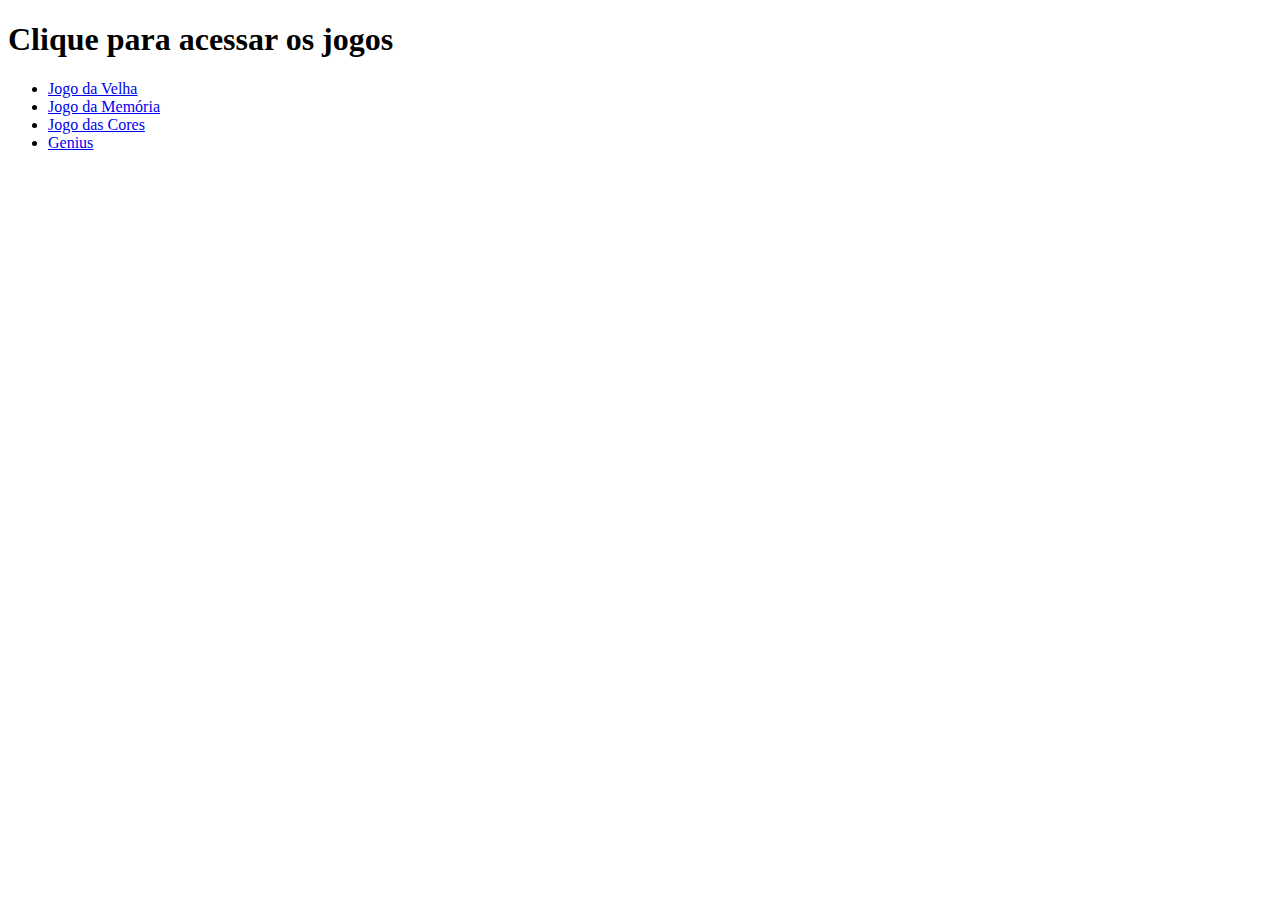
<file: index.html>
<!DOCTYPE html>
<html lang="pt-br">
<head>
    <meta charset="UTF-8">
    <meta name="viewport" content="width=device-width, initial-scale=1.0">
    <meta http-equiv="X-UA-Compatible" content="ie=edge">
    <title>Jogos</title>
</head>
<body>
    <h1>Clique para acessar os jogos</h1>
    <ul>
        <li> <a href="velha/index.html">Jogo da Velha</a></li>
        <li><a href="memoria/index.html">Jogo da Memória</a></li>
        <li><a href="cores/index.html">Jogo das Cores</a></li>
        <li><a href="genius/index.html">Genius</a></li>
    </ul>
</body>
</html>
</file>
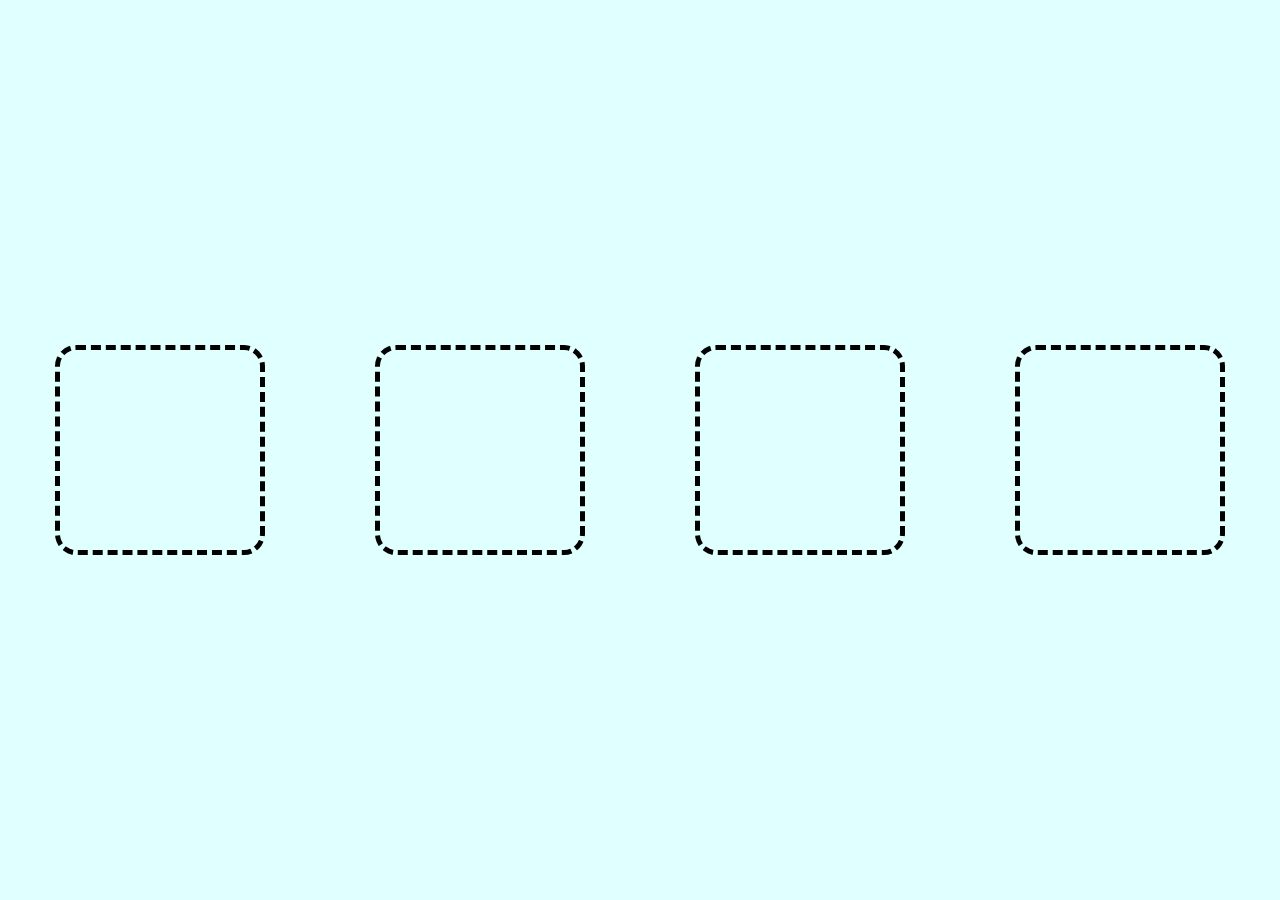
<file: cores/index.html>
<!DOCTYPE html>
<html lang="en">
<head>
    <meta charset="UTF-8">
    <meta name="viewport" content="width=device-width, initial-scale=1.0">
    <meta http-equiv="X-UA-Compatible" content="ie=edge">
    <link rel="stylesheet" href="style.css">
    <script defer src="script.js"></script>
    <title>Jogo das Cores</title>
</head>
<body>
    <h1 class="escondido"> FIM DE JOGO !</h1>
    <div class="quadradinho"></div>
    <div class="quadradinho"></div>
    <div class="quadradinho"></div>
    <div class="quadradinho"></div>
</body>
</html>
</file>
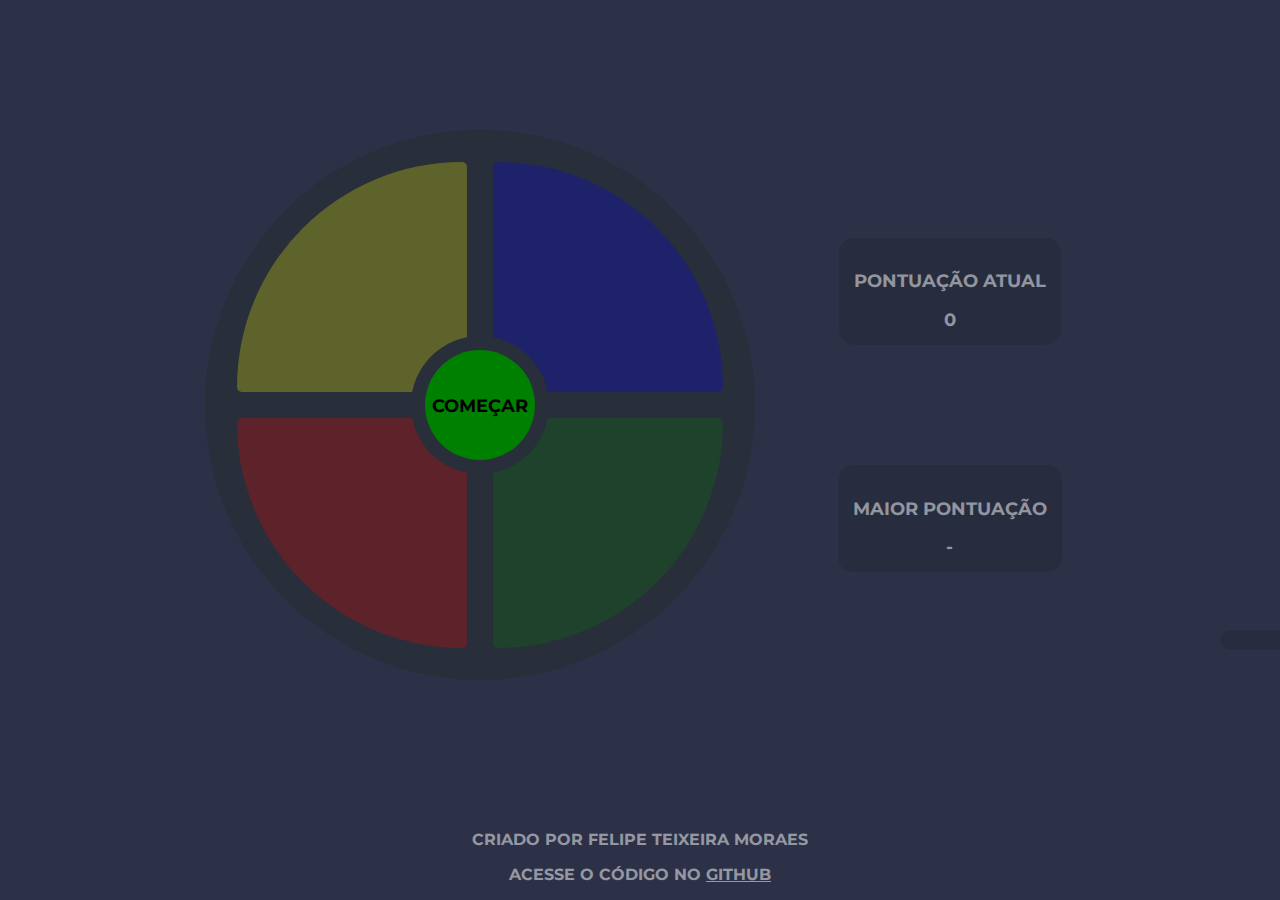
<file: genius/index.html>
<!DOCTYPE html>
<html lang="en">
<head>
    <meta charset="UTF-8">
    <meta name="viewport" content="width=device-width, initial-scale=1.0">
    <meta http-equiv="X-UA-Compatible" content="ie=edge">
    <title>Genius</title>
    <link href="https://fonts.googleapis.com/css?family=Montserrat" rel="stylesheet">
    <link rel="stylesheet" href="https://use.fontawesome.com/releases/v5.6.3/css/all.css"
          integrity="sha384-UHRtZLI+pbxtHCWp1t77Bi1L4ZtiqrqD80Kn4Z8NTSRyMA2Fd33n5dQ8lWUE00s/" crossorigin="anonymous">
    <link rel="stylesheet" href="styles.css">
    <script defer src="index.js"></script>
</head>
<body>
<div class="container night-mode night-mode-transition">
    <main>
        <section class="game">
            <div class="clickable top-left round-corner" id="yellow"></div>
            <div class="clickable top-right round-corner" id="blue"></div>

            <div class="clickable bottom-left round-corner" id="red"></div>
            <div class="clickable bottom-right round-corner" id="green"></div>

            <div class="control-container perfect-center">
                <div class="control perfect-center">
                    <div class="background">

                    </div>
                    <p>
                        COMEÇAR
                    </p>
                </div>
            </div>
        </section>

        <section class="hud">
            <div>
                <p class="night-mode-transition">PONTUAÇÃO ATUAL</p>
                <p class="score night-mode-transition">0</p>
            </div>

            <div>
                <p class="night-mode-transition">MAIOR PONTUAÇÃO</p>
                <p class="high-score night-mode-transition">-</p>
            </div>
        </section>
    </main>

    <aside class="night-mode-button night-mode-transition">
        <i class="fas fa-moon"></i>
    </aside>

    <footer>
        <p class="night-mode-transition">CRIADO POR FELIPE TEIXEIRA MORAES</p>
        <p class="night-mode-transition">ACESSE O CÓDIGO NO <a class="night-mode-transition" href="https://github.com/felipetm6/genius-js" target="_blank">GITHUB</a></p>
    </footer>
</div>
</body>
</html>
</file>
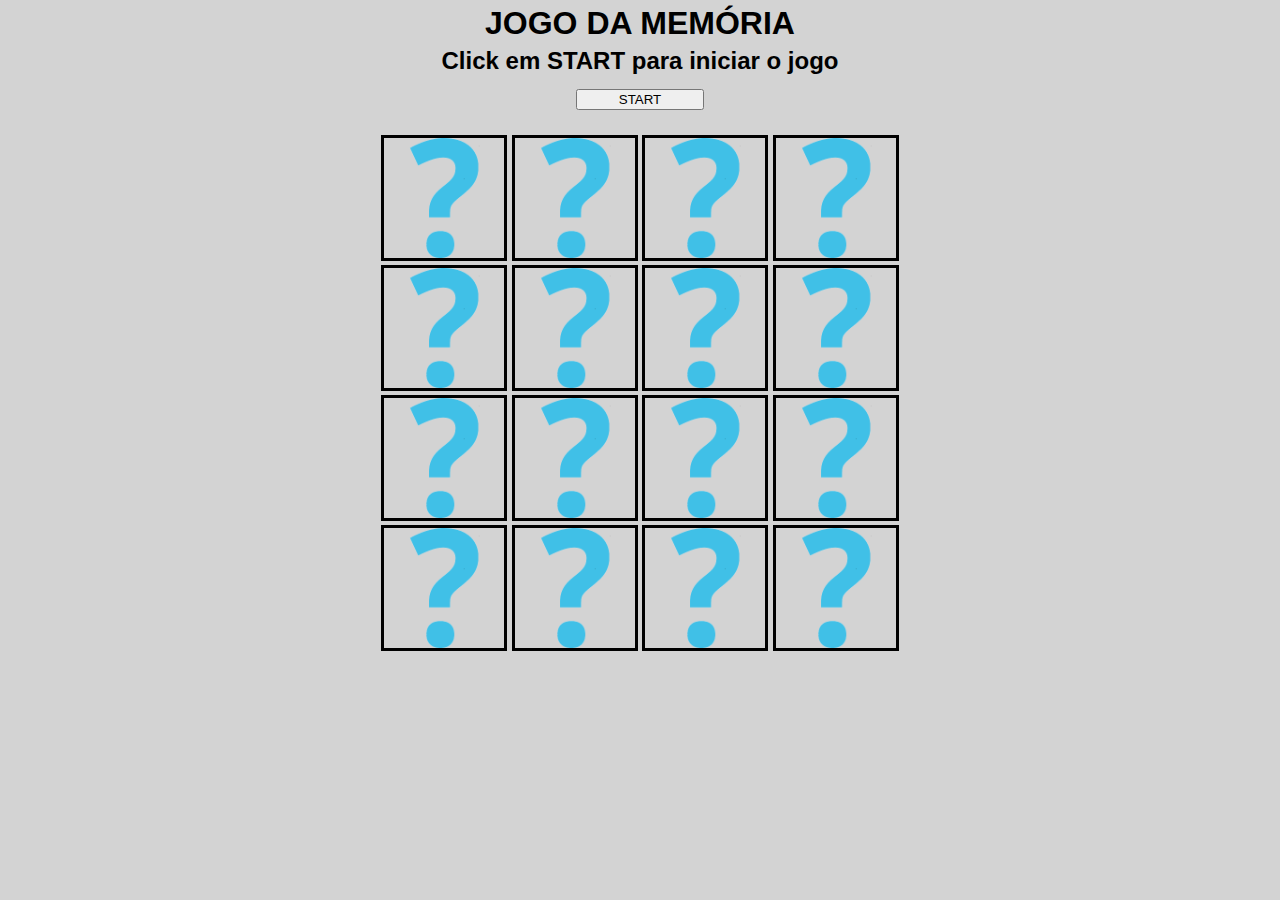
<file: memoria/index.html>
<!DOCTYPE html>
<html lang="en">
<head>
    <meta charset="UTF-8">
    <meta name="viewport" content="width=device-width, initial-scale=1.0">
    <meta http-equiv="X-UA-Compatible" content="ie=edge">
    <title>Document</title>
    <link rel="stylesheet" href="style.css">
    <script defer src="script.js"></script>
</head>
<body>
    <nav>
        <h1>JOGO DA MEMÓRIA</h1>
        <h2>Click em START para iniciar o jogo</h2>
        
    </nav>

    <div class="botao">
        <button>START</button>
    </div>
    
    <section> 
        <div id="container">
            <div class="div1">
                <img src="animais/fundo.jpg" alt="" name="0">
                <img src="animais/fundo.jpg" alt="" name="1">
                <img src="animais/fundo.jpg" alt="" name="2">
                <img src="animais/fundo.jpg" alt="" name="3">
            </div>
            
            <div class="div2">
                    <img src="animais/fundo.jpg" alt="" name="4">
                    <img src="animais/fundo.jpg" alt="" name="5">
                    <img src="animais/fundo.jpg" alt="" name="6">
                    <img src="animais/fundo.jpg" alt="" name="7">
            </div>
            
            <div class="div3">
                    <img src="animais/fundo.jpg" alt="" name="8">
                    <img src="animais/fundo.jpg" alt="" name="9">
                    <img src="animais/fundo.jpg" alt="" name="10">
                    <img src="animais/fundo.jpg" alt="" name="11">
            </div>
            
            <div class="div4">
                    <img src="animais/fundo.jpg" alt="" name="12">
                    <img src="animais/fundo.jpg" alt="" name="13">
                    <img src="animais/fundo.jpg" alt="" name="14">
                    <img src="animais/fundo.jpg" alt="" name="15">
            </div>
            
        </div>
    </section>
    
</body>
</html>
</file>
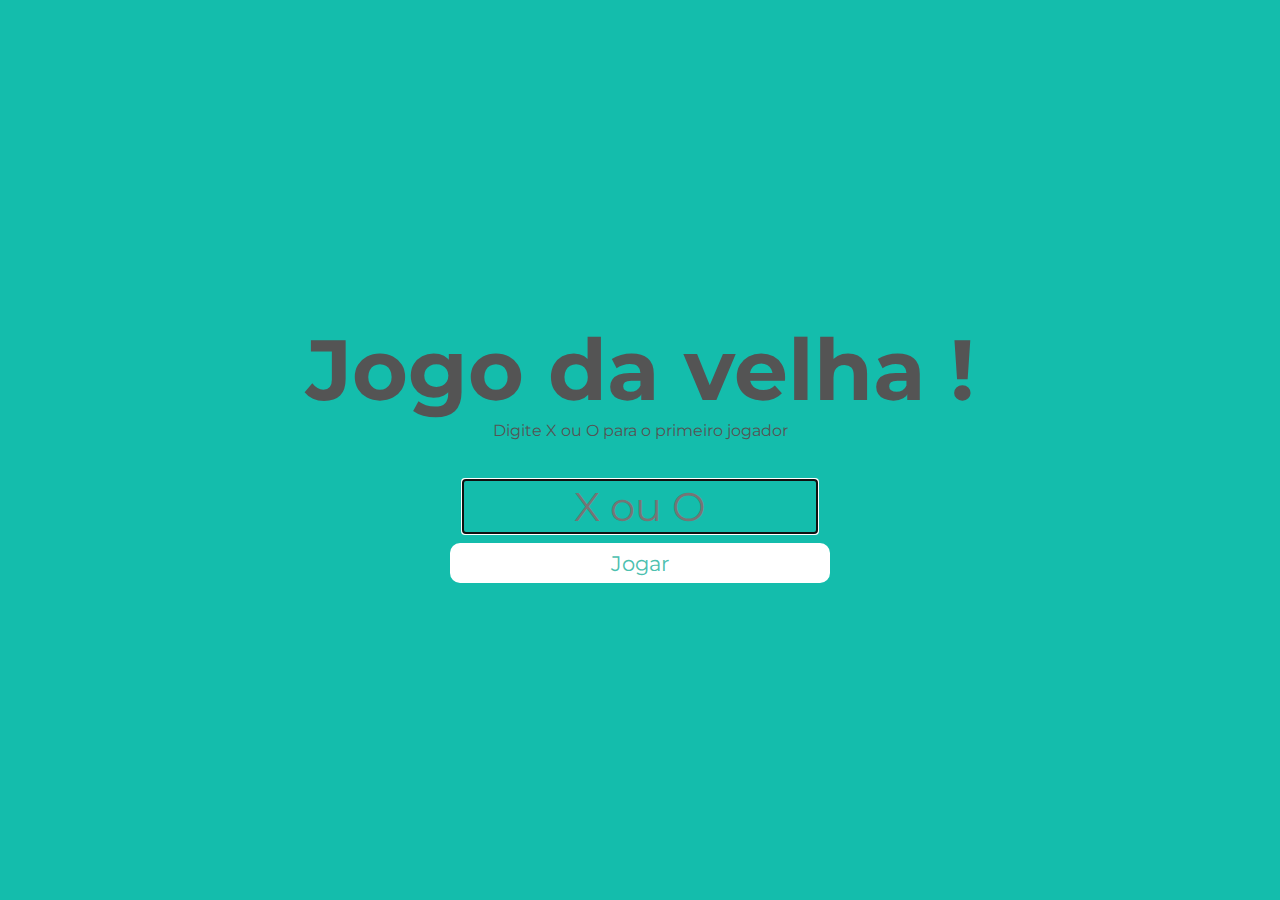
<file: velha/index.html>
<!DOCTYPE html>
<html lang="pt-br">
<head>
  <meta charset="UTF-8">
  <meta name="viewport" content="width=device-width, initial-scale=1.0">
  <meta http-equiv="X-UA-Compatible" content="ie=edge">
  <title>Tic-tac-toe</title>
  <script defer src="script.js"> </script>
  <link rel="stylesheet" href="style.css">
  <link rel="shortcut icon" href="img/tic-tac-toe.png" type="image/x-icon">
</head>
<body>
    <nav>
      <h3>Jogo da velha !</h3>
      <p>Digite X ou O para o primeiro jogador</p>
      <p id="textoMensagem"></p>
      <input type="text" placeholder="X ou O" required autofocus value="">
      <button id="acessButton">Jogar</button>
    </nav>
    
    <header>
        <aside>
          <p id="texto1"></p>
          <p id="texto2"></p>
          <p id="texto3"></p>
        </aside>

        <section>
          <div></div>
          <div></div>
          <div></div>
        </section>

        <section>
          <div></div>
          <div></div>
          <div></div>
        </section>
        
        <section>
          <div></div>
          <div></div>
          <div></div> 
        </section>
        
    </header>
    <footer id="gameResult">
        <p id="gamerWinner"></p>
        <p id="venceuText">VENCEU</p>
        <button id="gameAsk">Jogar novamente </button>
    </footer>
</body>
</html>
</file>
<file: cores/style.css>
body{
    margin:0;
    display: flex;
    height: 100vh;
    align-items: center;
    justify-content: space-around;
    background-color: lightcyan;
}

.quadradinho{
    height: 200px;
    width: 200px;
    border: 5px dashed black;
    border-radius: 10%;
}
h1{
    font-family: sans-serif;
    font-size: 80pt;
    color:red;
}
.escondido{
    display:none;
}
</file>
<file: genius/styles.css>
/* HTML Tags */

body {
    font-family: 'Montserrat', sans-serif;
    font-weight: bold;
    margin: 0;
}

main {
    -webkit-box-sizing: border-box;
    -moz-box-sizing: border-box;
    box-sizing: border-box;
    height: 100vh;
    padding: 10px;
    width: 100vw;
}

/* General */

.perfect-center {
    align-items: center;
    display: flex;
    flex-wrap: nowrap;
    flex-direction: column;
    justify-content: center;
}

.night-mode-transition {
    transition: 1s;
}

/* Container */
.container {
    height: 100vh;
    width: 100vw;
}

/* Game */

.game {
    align-items: center;
    background-color: #282e3a;
    -webkit-border-radius: 100%;
    -moz-border-radius: 100%;
    border-radius: 100%;
    display: flex;
    flex-wrap: wrap;
    height: 50vw;
    justify-content: space-around;
    margin: auto;
    padding: 1.5%;
    position: relative;
    width: 50vw;
}

.clickable {
    height: 45%;
    opacity: 0.25;
    transition: 0.75s;
    width: 45%;
}

.top-left.round-corner {
    border-radius: 100% 5px 5px;
}

.top-right.round-corner {
    border-radius: 5px 100% 5px 5px;
}

.bottom-left.round-corner {
    border-radius: 5px 5px 5px 100%;
}

.bottom-right.round-corner {
    border-radius: 5px 5px 100% 5px;
}

.control-container {
    height: 100%;
    pointer-events: none;
    position: absolute;
    width: 100%;
}

.control {
    background-color: #282e3a;
    border-radius: 100px;
    cursor: pointer;
    height: 25%;
    margin: 10px 0;
    position: relative;
    width: 25%;
}

.control .background {
    background-color: green;
    border-radius: 100px;
    -webkit-box-sizing: border-box;
    -moz-box-sizing: border-box;
    box-sizing: border-box;
    height: 80%;
    pointer-events: initial;
    position: absolute;
    width: 80%;
}

.control p {
    pointer-events: none;
    position: relative;
    text-align: center;
    z-index: 1;
}

.hover {
    opacity: 0.5;
}

.active {
    opacity: 1;
}

/* HUD */

.hud {
    display: flex;
    justify-content: center;
    margin: 30px auto;
    width: 50vw;
}

.hud div {
    background-color: rgba(0, 0, 0, 0.1);
    -webkit-border-radius: 15px;
    -moz-border-radius: 15px;
    border-radius: 15px;
    margin: 0 1vw;
    padding: 15px;
}

.score, .high-score {
    margin: 0 auto;
    text-align: center;
}

/* Night Mode */

.night-mode-button {
    border-radius: 25px 0 0 25px;
    cursor: pointer;
    font-size: 50px;
    padding: 10px 50px 10px 10px;
    position: absolute;
    right: 0;
    top: 70%;
}

/* Footer */

footer {
    bottom: 0;
    position: absolute;
}

footer p, footer a {
    text-align: center;
    width: 100vw;
}

/* Typography */

.control p, .hud div p {
    font-size: 0.55rem;
}

/* Night-Mode Coloring */

.container.night-mode {
    background-color: #2c3147;
}

.night-mode .night-mode-button {
    background-color: rgba(0, 0, 0, 0.1);
    color: rgba(255, 255, 255, 0.5);
}

.night-mode .hud div p,
.night-mode footer p,
.night-mode footer a {
    color: rgba(255, 255, 255, 0.5);
}

/* Day-Mode Coloring */

.container.day-mode {
    background-color: #b4d7fe;
}

.day-mode .night-mode-button {
    background-color: rgba(255, 255, 255, 0.1);
    color: rgba(255, 255, 255, 0.15);
}

.day-mode .hud div p,
.day-mode footer p,
.day-mode footer a {
    color: rgba(0, 0, 0, 0.5);
}

/* Coloring */

#red {
    background-color: red;
}

#yellow {
    background-color: yellow;
}

#green {
    background-color: green;
}

#blue {
    background-color: blue;
}

/* Media Queries */
@media (min-width: 768px) {
    .control p, .hud div p {
        font-size: 0.75rem;
    }
}

@media (min-width: 992px) {
    main {
        align-items: center;
        display: flex;
        height: 90vh;
        justify-content: center;
    }

    .game {
        height: 40vw;
        margin: 0 35px 0 0;
        width: 40vw;
    }

    .control p, .hud div p {
        font-size: 0.9rem;
    }

    .hud {
        align-items: center;
        flex-direction: column;
        margin: 0 0 0 35px;
        justify-content: space-around;
        width: 250px;
    }

    .hud div {
        margin: 60px 0;
    }
}

@media (min-width: 1200px) {
    .control p, .hud div p {
        font-size: 1.1rem;
    }
}
</file>
<file: memoria/style.css>
body{
    margin: 0;
    background-color: #d3d3d3;
    font-family: sans-serif;
}

section {
    display: flex;
    justify-content: center;
    align-items: center;
}

img {
    border: solid 3px black;
    width: 120px;
    height: 120px;
}

nav h1, h2 {
    text-align: center;
    margin: 5px;
}

button{
    margin: 14px 45% 25px; 
    display: flex;
    justify-content: center;
    align-items: center;
    /* margin-bottom: 25px; */
    width: 10%;

}

.certo{
    opacity: .7;
}

.destaque{
    color: red;
}
</file>
<file: velha/style.css>
@import url('https://fonts.googleapis.com/css?family=Montserrat&display=swap');
*{
  margin: 0;
  font-family: 'Montserrat', sans-serif;
}
body{
  display: flex;
  align-items: center;
  justify-content: center;
  height: 100vh;
  background-color: #14bdac;
  overflow: hidden;
}

header{
  width: 500px;
  height: 95vh;
  display: none;
  flex-direction: column;
  align-items: center;
  justify-content: space-between;
}
header aside{
  width: 170px;
  height: 100px;
}
header aside p{
  margin: 0;
  color: #545454;
}

section{
  display: flex;
  width: 100%;
  height: 30%;
}
section div{
  width: 33%;
  height: 95%;
  cursor: pointer;
  display: flex;
  align-items: center;
  justify-content: center;
  text-align: center;
  margin-left: 5px;
  background-color: rgb(241, 241, 241);
  border-radius: 5px;
}

section div p{
  font-size: 44pt;
  font-weight: 900;
  margin: 0;
}
section div:hover{
  background-color: rgb(214, 214, 214);
} 

nav{
  display: flex;
  flex-direction: column;
  justify-content: center;
  align-items: center;
  width: 100%;
  height: auto;
}
nav h3, nav p{
  color: #545454;

}

nav h3{
  font-size: 64pt;
}

nav p:first-child{
  font-size: 20pt;
}
p{
  margin-bottom: 40px;
}
input{
  margin-bottom: 10px;
  text-align: center;
  border: none;
  background: unset;
  border-bottom: 1px solid #3ea192;
  color: #545454;
  width: 350px;
  font-size: 30pt;
  max-width: 95vw;
  height: 50px;
}

#textoMensagem{
  color: red;
  font-weight: 900;
  font-size: 14pt;
  margin: 0;
}

button{
  cursor: pointer;
  border: none;
  width: 380px;
  background-color: white;
  color: #4cc0af;
  height: 40px;
  font-size: 16pt;
  border-radius: 10px;
  max-width: 90vw;
}
button:hover{
  background-color: rgb(241, 240, 240);
}
footer{
  text-align: center;
  width: 100vw;
  height: 100vh;
  background-color: grey;
  display: none;
  flex-direction: column;
  align-items: center;
  justify-content: center;
  position: absolute;
  top: 0;
  left: 0;
}
footer p:nth-child(1){
  font-size: 10rem;
  color: white;
}
footer p{
  margin: 0;
  font-weight: bolder;
}

footer button{
  margin-top: 20px;
}


@media(max-width: 800px){
  footer{
    left: 0;
  }
}
@media(max-width: 650px){
  nav h3{
    font-size: 48pt;
  }
  #gamerWinner{
    font-size: 8rem;
  }
}

@media(max-width: 565px){
  header{
    width: 435px; 
  }
}
@media(max-width: 515px){
  body{
    align-items: flex-start;
    padding-top: 40px;
  }
  #gamerWinner{
    font-size: 6rem;
  }
  nav h3{
    font-size: 36pt;
  }
  aside{
    display: none;
  }
}

@media(max-width: 475px){
  nav h3{
    width: 300px;
  }
}

@media(max-width: 460px){
  header{
    width: 370px;
  }
  header section div{
    margin-left: 10px;
    height: 90%;
  }
}
@media(max-width: 380px){
  header{
    width: 340px;
  }
  #gammerWinner{
    font-size: 4rem;
  }
  header section div{
    width: 29%;
    height: 85%;
  }
}
</file>
